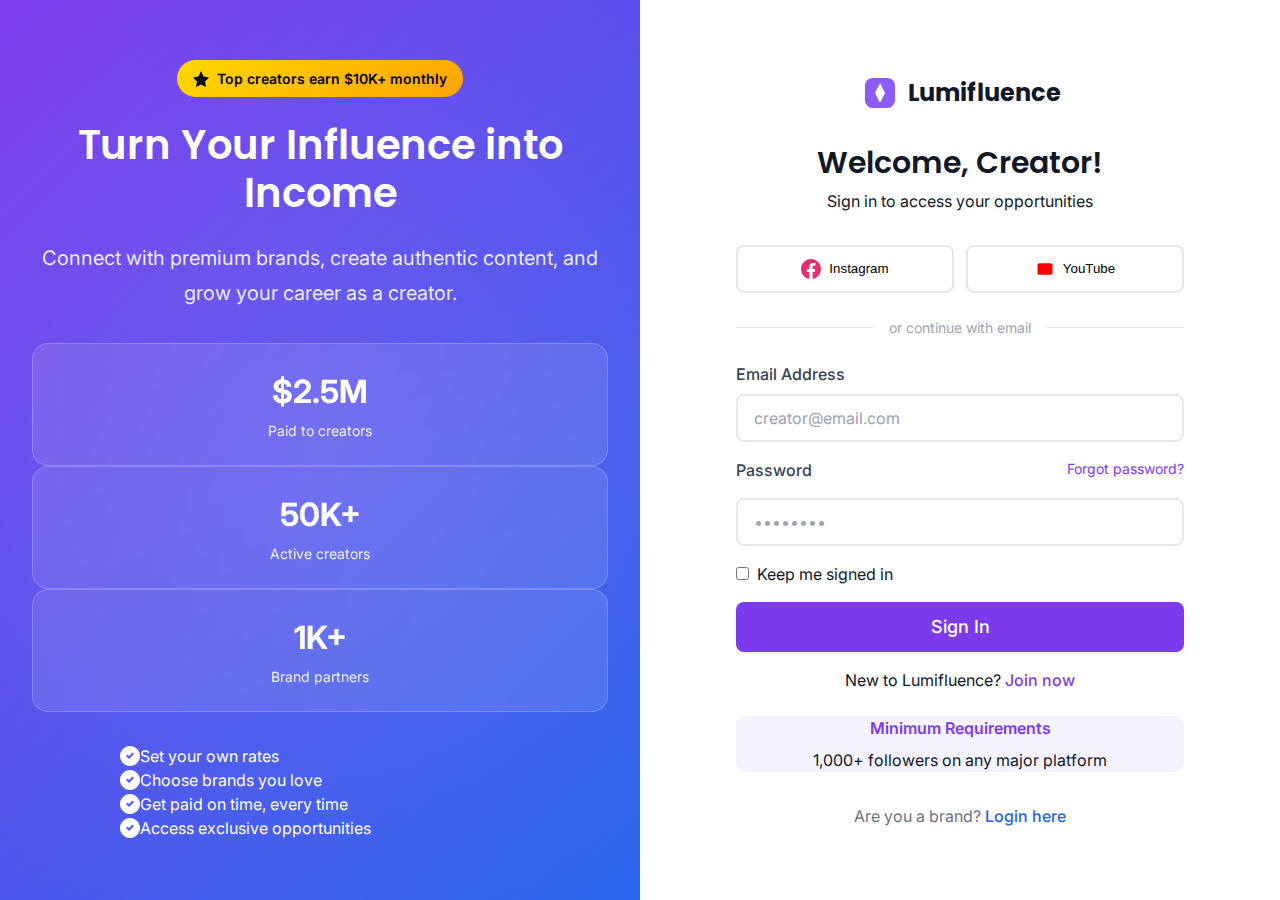
<file: creator-login.html>
<!DOCTYPE html>
<html lang="en">
<head>
    <meta charset="UTF-8">
    <meta name="viewport" content="width=device-width, initial-scale=1.0">
    <title>Creator Login - Lumifluence</title>
    
    <!-- Google Fonts -->
    <link rel="preconnect" href="https://fonts.googleapis.com">
    <link rel="preconnect" href="https://fonts.gstatic.com" crossorigin>
    <link href="https://fonts.googleapis.com/css2?family=Inter:wght@400;500;600;700&family=Poppins:wght@600;700&display=swap" rel="stylesheet">
    
    <!-- Styles -->
    <link rel="stylesheet" href="styles.css">
    
    <style>
        /* Creator-specific styles */
        .creator-hero {
            background: linear-gradient(135deg, var(--accent-600) 0%, var(--primary-600) 100%);
        }
        
        .creator-card {
            background: linear-gradient(135deg, rgba(255, 255, 255, 0.95) 0%, rgba(255, 255, 255, 0.9) 100%);
            backdrop-filter: blur(20px);
            border: 2px solid rgba(255, 255, 255, 0.3);
        }
        
        .earning-badge {
            background: linear-gradient(135deg, #FFD700 0%, #FFA500 100%);
            color: #000;
            padding: 0.5rem 1rem;
            border-radius: 2rem;
            font-weight: 600;
            font-size: 0.875rem;
            display: inline-flex;
            align-items: center;
            gap: 0.5rem;
        }
        
        .creator-stat {
            background: rgba(255, 255, 255, 0.1);
            backdrop-filter: blur(10px);
            border: 1px solid rgba(255, 255, 255, 0.2);
            border-radius: 1rem;
            padding: 1.5rem;
            text-align: center;
        }
    </style>
</head>
<body>
    <div class="login-split">
        <!-- Left Side - Hero Section for Creators -->
        <div class="login-hero-section creator-hero">
            <div class="max-w-xl text-center" style="position: relative; z-index: 1;">
                <div class="earning-badge mb-6">
                    <svg width="16" height="16" viewBox="0 0 16 16" fill="currentColor">
                        <path d="M8 0l2.5 5.5L16 6.5l-4 4L13 16l-5-2.5L3 16l1-5.5-4-4 5.5-1L8 0z"/>
                    </svg>
                    <span data-i18n="creatorLogin.hero.badge">Top creators earn $10K+ monthly</span>
                </div>
                
                <h2 class="heading-section mb-6" style="color: white;" data-i18n="creatorLogin.hero.title">
                    Turn Your Influence into Income
                </h2>
                <p class="text-lead mb-8" style="color: rgba(255, 255, 255, 0.9);" data-i18n="creatorLogin.hero.subtitle">
                    Connect with premium brands, create authentic content, and grow your career as a creator.
                </p>
                
                <!-- Creator Stats -->
                <div class="grid" style="grid-template-columns: repeat(3, 1fr); gap: 1rem; margin-bottom: 2rem;">
                    <div class="creator-stat">
                        <div style="font-size: 2rem; font-weight: 700; margin-bottom: 0.25rem;">$2.5M</div>
                        <div style="font-size: 0.875rem; opacity: 0.9;" data-i18n="creatorLogin.hero.stat1">Paid to creators</div>
                    </div>
                    <div class="creator-stat">
                        <div style="font-size: 2rem; font-weight: 700; margin-bottom: 0.25rem;">50K+</div>
                        <div style="font-size: 0.875rem; opacity: 0.9;" data-i18n="creatorLogin.hero.stat2">Active creators</div>
                    </div>
                    <div class="creator-stat">
                        <div style="font-size: 2rem; font-weight: 700; margin-bottom: 0.25rem;">1K+</div>
                        <div style="font-size: 0.875rem; opacity: 0.9;" data-i18n="creatorLogin.hero.stat3">Brand partners</div>
                    </div>
                </div>
                
                <!-- Creator Benefits -->
                <div class="text-left" style="max-width: 400px; margin: 2rem auto 0;">
                    <div class="flex items-center gap-3 mb-3">
                        <svg width="20" height="20" viewBox="0 0 20 20" fill="white">
                            <path d="M10 0C4.5 0 0 4.5 0 10s4.5 10 10 10 10-4.5 10-10S15.5 0 10 0zm4 8l-5 5-3-3 1.5-1.5L9 10l3.5-3.5L14 8z"/>
                        </svg>
                        <span data-i18n="creatorLogin.hero.benefit1">Set your own rates</span>
                    </div>
                    <div class="flex items-center gap-3 mb-3">
                        <svg width="20" height="20" viewBox="0 0 20 20" fill="white">
                            <path d="M10 0C4.5 0 0 4.5 0 10s4.5 10 10 10 10-4.5 10-10S15.5 0 10 0zm4 8l-5 5-3-3 1.5-1.5L9 10l3.5-3.5L14 8z"/>
                        </svg>
                        <span data-i18n="creatorLogin.hero.benefit2">Choose brands you love</span>
                    </div>
                    <div class="flex items-center gap-3 mb-3">
                        <svg width="20" height="20" viewBox="0 0 20 20" fill="white">
                            <path d="M10 0C4.5 0 0 4.5 0 10s4.5 10 10 10 10-4.5 10-10S15.5 0 10 0zm4 8l-5 5-3-3 1.5-1.5L9 10l3.5-3.5L14 8z"/>
                        </svg>
                        <span data-i18n="creatorLogin.hero.benefit3">Get paid on time, every time</span>
                    </div>
                    <div class="flex items-center gap-3">
                        <svg width="20" height="20" viewBox="0 0 20 20" fill="white">
                            <path d="M10 0C4.5 0 0 4.5 0 10s4.5 10 10 10 10-4.5 10-10S15.5 0 10 0zm4 8l-5 5-3-3 1.5-1.5L9 10l3.5-3.5L14 8z"/>
                        </svg>
                        <span data-i18n="creatorLogin.hero.benefit4">Access exclusive opportunities</span>
                    </div>
                </div>
            </div>
        </div>
        
        <!-- Right Side - Login Form -->
        <div class="login-form-section">
            <div class="w-full max-w-md">
                <!-- Logo -->
                <a href="/" class="navbar-brand mb-8" style="justify-content: center;">
                    <svg width="40" height="40" viewBox="0 0 32 32" fill="none">
                        <rect x="4" y="4" width="24" height="24" rx="6" fill="url(#gradient1)"/>
                        <path d="M16 8L20 16L16 24L12 16L16 8Z" fill="white"/>
                        <defs>
                            <linearGradient id="gradient1" x1="4" y1="4" x2="28" y2="28">
                                <stop stop-color="#8B5CF6"/>
                                <stop offset="1" stop-color="#3B82F6"/>
                            </linearGradient>
                        </defs>
                    </svg>
                    Lumifluence
                </a>
                
                <!-- Title -->
                <div class="text-center mb-8">
                    <h1 class="heading-subsection mb-2" data-i18n="creatorLogin.title">Welcome, Creator!</h1>
                    <p class="text-body" data-i18n="creatorLogin.subtitle">Sign in to access your opportunities</p>
                </div>
                
                <!-- Social Login -->
                <div class="social-login">
                    <button class="social-btn">
                        <svg width="20" height="20" viewBox="0 0 20 20" fill="none">
                            <path d="M10 0C4.477 0 0 4.477 0 10c0 4.991 3.657 9.128 8.438 9.879V12.89h-2.54V10h2.54V7.797c0-2.506 1.492-3.89 3.777-3.89 1.094 0 2.238.195 2.238.195v2.46h-1.26c-1.243 0-1.63.771-1.63 1.562V10h2.773l-.443 2.89h-2.33v6.989C16.343 19.129 20 14.99 20 10c0-5.523-4.477-10-10-10z" fill="#E1306C"/>
                        </svg>
                        <span data-i18n="creatorLogin.instagramLogin">Instagram</span>
                    </button>
                    <button class="social-btn">
                        <svg width="20" height="20" viewBox="0 0 20 20" fill="none">
                            <path d="M17.5 5.833c0-.917-.833-1.667-1.667-1.667H4.167c-.917 0-1.667.75-1.667 1.667v8.334c0 .916.75 1.666 1.667 1.666h11.666c.834 0 1.667-.75 1.667-1.666V5.833zm-5 4.584L7.083 7.5v5.833L12.5 10.417z" fill="#FF0000"/>
                        </svg>
                        <span data-i18n="creatorLogin.youtubeLogin">YouTube</span>
                    </button>
                </div>
                
                <div class="divider" data-i18n="creatorLogin.orContinue">or continue with email</div>
                
                <!-- Login Form -->
                <form>
                    <div class="form-group">
                        <label class="form-label" for="email" data-i18n="creatorLogin.emailLabel">Email Address</label>
                        <input 
                            type="email" 
                            id="email" 
                            class="form-input" 
                            placeholder="creator@email.com"
                            required
                        />
                    </div>
                    
                    <div class="form-group">
                        <div class="flex justify-between mb-2">
                            <label class="form-label" for="password" data-i18n="creatorLogin.passwordLabel">Password</label>
                            <a href="#" style="color: var(--accent-600); text-decoration: none; font-size: 0.875rem;" data-i18n="creatorLogin.forgotPassword">Forgot password?</a>
                        </div>
                        <input 
                            type="password" 
                            id="password" 
                            class="form-input" 
                            placeholder="••••••••"
                            required
                        />
                    </div>
                    
                    <div class="form-group">
                        <label class="flex items-center gap-2">
                            <input type="checkbox" style="width: auto;">
                            <span class="text-sm" data-i18n="creatorLogin.rememberMe">Keep me signed in</span>
                        </label>
                    </div>
                    
                    <button type="submit" class="btn btn-accent btn-lg w-full mb-4" data-i18n="creatorLogin.signIn">
                        Sign In
                    </button>
                    
                    <p class="text-center text-sm" style="color: var(--gray-600);">
                        <span data-i18n="creatorLogin.noAccount">New to Lumifluence?</span>
                        <a href="#" style="color: var(--accent-600); text-decoration: none; font-weight: 500;" data-i18n="creatorLogin.joinNow">Join now</a>
                    </p>
                </form>
                
                <!-- Apply to Join -->
                <div class="mt-6 p-4 text-center" style="background-color: var(--accent-100); border-radius: 0.5rem;">
                    <p class="text-sm mb-2" style="color: var(--accent-600); font-weight: 600;" data-i18n="creatorLogin.requirement.title">
                        Minimum Requirements
                    </p>
                    <p class="text-xs" style="color: var(--gray-600);" data-i18n="creatorLogin.requirement.desc">
                        1,000+ followers on any major platform
                    </p>
                </div>
                
                <!-- Brand Login Link -->
                <div class="mt-8 text-center">
                    <p class="text-sm" style="color: var(--gray-500);">
                        <span data-i18n="creatorLogin.areYouBrand">Are you a brand?</span>
                        <a href="brand-login.html" style="color: var(--primary-600); text-decoration: none; font-weight: 500;" data-i18n="creatorLogin.brandLogin">Login here</a>
                    </p>
                </div>
            </div>
        </div>
    </div>
    
    <script src="app.js"></script>
</body>
</html>
</file>
<file: styles.css>
/* ========================================
   Lumifluence MVP - Global Styles
   Based on UI Design System
   ======================================== */

/* Color System */
:root {
  /* Primary Colors - Trust & Professional */
  --primary-600: #2563EB;
  --primary-500: #3B82F6;
  --primary-400: #60A5FA;
  --primary-100: #EFF6FF;
  
  /* Accent Colors - Creative & Artistic */
  --accent-600: #7C3AED;
  --accent-500: #8B5CF6;
  --accent-400: #A78BFA;
  --accent-100: #F5F3FF;
  
  /* Neutral Colors */
  --gray-900: #111827;
  --gray-700: #374151;
  --gray-500: #6B7280;
  --gray-400: #9CA3AF;
  --gray-200: #E5E7EB;
  --gray-100: #F3F4F6;
  --gray-50: #F9FAFB;
  --white: #FFFFFF;
  --black: #000000;
  
  /* Semantic Colors */
  --success-500: #10B981;
  --success-100: #ECFDF5;
  --error-500: #EF4444;
  --error-100: #FEE2E2;
  
  /* Typography */
  --font-primary: 'Inter', -apple-system, BlinkMacSystemFont, 'Segoe UI', sans-serif;
  --font-display: 'Poppins', 'Inter', sans-serif;
  
  /* Spacing */
  --space-unit: 0.25rem;
  --space-1: 0.25rem;
  --space-2: 0.5rem;
  --space-3: 0.75rem;
  --space-4: 1rem;
  --space-5: 1.25rem;
  --space-6: 1.5rem;
  --space-8: 2rem;
  --space-10: 2.5rem;
  --space-12: 3rem;
  --space-16: 4rem;
  --space-20: 5rem;
  
  /* Animation */
  --duration-fast: 150ms;
  --duration-normal: 300ms;
  --ease-out: cubic-bezier(0, 0, 0.2, 1);
}

/* Reset & Base Styles */
* {
  margin: 0;
  padding: 0;
  box-sizing: border-box;
}

html {
  font-size: 16px;
  scroll-behavior: smooth;
}

body {
  font-family: var(--font-primary);
  color: var(--gray-900);
  background-color: var(--white);
  line-height: 1.5;
  -webkit-font-smoothing: antialiased;
}

/* Typography */
h1, h2, h3, h4, h5, h6 {
  font-family: var(--font-display);
  font-weight: 600;
  line-height: 1.2;
}

.heading-hero {
  font-size: 3.5rem;
  font-weight: 700;
  letter-spacing: -0.02em;
  line-height: 1.1;
}

.heading-section {
  font-size: 2.5rem;
  font-weight: 600;
  margin-bottom: var(--space-4);
}

.heading-subsection {
  font-size: 1.875rem;
  font-weight: 600;
  margin-bottom: var(--space-3);
}

.text-lead {
  font-size: 1.25rem;
  line-height: 1.75;
  color: var(--gray-700);
}

/* Container */
.container {
  max-width: 1280px;
  margin: 0 auto;
  padding: 0 var(--space-6);
}

/* Navigation */
.navbar {
  background-color: var(--white);
  border-bottom: 1px solid var(--gray-100);
  position: sticky;
  top: 0;
  z-index: 1000;
  backdrop-filter: blur(10px);
  background-color: rgba(255, 255, 255, 0.9);
}

.navbar-container {
  display: flex;
  align-items: center;
  justify-content: space-between;
  padding: var(--space-4) 0;
}

.navbar-brand {
  font-family: var(--font-display);
  font-size: 1.5rem;
  font-weight: 700;
  color: var(--gray-900);
  text-decoration: none;
  display: flex;
  align-items: center;
  gap: var(--space-2);
}

.navbar-menu {
  display: flex;
  align-items: center;
  gap: var(--space-8);
}

.navbar-nav {
  display: flex;
  list-style: none;
  gap: var(--space-6);
}

.nav-link {
  color: var(--gray-700);
  text-decoration: none;
  font-weight: 500;
  transition: color var(--duration-fast);
  padding: var(--space-2) 0;
  position: relative;
}

.nav-link:hover {
  color: var(--primary-600);
}

.nav-link::after {
  content: '';
  position: absolute;
  bottom: 0;
  left: 0;
  width: 0;
  height: 2px;
  background-color: var(--primary-600);
  transition: width var(--duration-normal);
}

.nav-link:hover::after {
  width: 100%;
}

/* Buttons */
.btn {
  display: inline-flex;
  align-items: center;
  justify-content: center;
  padding: var(--space-3) var(--space-6);
  font-family: var(--font-primary);
  font-size: 1rem;
  font-weight: 500;
  line-height: 1;
  border-radius: 0.5rem;
  cursor: pointer;
  transition: all var(--duration-normal);
  text-decoration: none;
  border: none;
  white-space: nowrap;
  position: relative;
  overflow: hidden;
}

.btn-primary {
  background-color: var(--primary-600);
  color: var(--white);
  box-shadow: 0 1px 3px rgba(0, 0, 0, 0.1);
}

.btn-primary:hover {
  background-color: var(--primary-500);
  box-shadow: 0 4px 6px rgba(0, 0, 0, 0.1);
  transform: translateY(-1px);
}

.btn-secondary {
  background-color: var(--white);
  color: var(--primary-600);
  border: 2px solid var(--primary-600);
}

.btn-secondary:hover {
  background-color: var(--primary-100);
  border-color: var(--primary-500);
}

.btn-accent {
  background-color: var(--accent-600);
  color: var(--white);
  box-shadow: 0 1px 3px rgba(0, 0, 0, 0.1);
}

.btn-accent:hover {
  background-color: var(--accent-500);
  box-shadow: 0 4px 6px rgba(0, 0, 0, 0.1);
  transform: translateY(-1px);
}

.btn-ghost {
  background-color: transparent;
  color: var(--gray-700);
  border: none;
}

.btn-ghost:hover {
  background-color: var(--gray-100);
  color: var(--gray-900);
}

.btn-lg {
  padding: var(--space-4) var(--space-8);
  font-size: 1.125rem;
}

.btn-icon {
  display: inline-flex;
  align-items: center;
  gap: var(--space-2);
}

/* Cards */
.card {
  background-color: var(--white);
  border: 1px solid var(--gray-200);
  border-radius: 1rem;
  padding: var(--space-6);
  box-shadow: 0 1px 3px rgba(0, 0, 0, 0.05);
  transition: all var(--duration-normal);
}

.card:hover {
  box-shadow: 0 10px 20px rgba(0, 0, 0, 0.08);
  transform: translateY(-2px);
}

.card-gradient {
  position: relative;
  overflow: hidden;
  background: linear-gradient(135deg, var(--white) 0%, var(--white) 100%);
  border: 2px solid transparent;
  background-clip: padding-box;
}

.card-gradient::before {
  content: "";
  position: absolute;
  top: 0;
  left: 0;
  right: 0;
  bottom: 0;
  border-radius: 1rem;
  padding: 2px;
  background: linear-gradient(135deg, var(--primary-500), var(--accent-500));
  -webkit-mask: linear-gradient(#fff 0 0) content-box, linear-gradient(#fff 0 0);
  mask: linear-gradient(#fff 0 0) content-box, linear-gradient(#fff 0 0);
  -webkit-mask-composite: xor;
  mask-composite: exclude;
  opacity: 0;
  transition: opacity var(--duration-normal);
}

.card-gradient:hover::before {
  opacity: 1;
}

/* Forms */
.form-group {
  margin-bottom: var(--space-4);
}

.form-label {
  display: block;
  font-weight: 500;
  color: var(--gray-700);
  margin-bottom: var(--space-2);
}

.form-input {
  width: 100%;
  padding: var(--space-3) var(--space-4);
  font-family: var(--font-primary);
  font-size: 1rem;
  color: var(--gray-900);
  background-color: var(--white);
  border: 2px solid var(--gray-200);
  border-radius: 0.5rem;
  outline: none;
  transition: all var(--duration-normal);
}

.form-input:focus {
  border-color: var(--primary-500);
  box-shadow: 0 0 0 3px rgba(37, 99, 235, 0.1);
}

.form-input::placeholder {
  color: var(--gray-400);
}

.form-error {
  border-color: var(--error-500);
}

.form-error-message {
  font-size: 0.875rem;
  color: var(--error-500);
  margin-top: var(--space-1);
}

/* Hero Section */
.hero {
  padding: var(--space-20) 0;
  background: linear-gradient(135deg, var(--primary-100) 0%, var(--accent-100) 100%);
  position: relative;
  overflow: hidden;
}

.hero::before {
  content: '';
  position: absolute;
  top: -50%;
  right: -10%;
  width: 60%;
  height: 200%;
  background: radial-gradient(circle, rgba(139, 92, 246, 0.1) 0%, transparent 70%);
  transform: rotate(45deg);
}

.hero-content {
  position: relative;
  z-index: 1;
}

/* Feature Grid */
.feature-grid {
  display: grid;
  grid-template-columns: repeat(auto-fit, minmax(300px, 1fr));
  gap: var(--space-8);
  margin-top: var(--space-12);
}

.feature-icon {
  width: 3rem;
  height: 3rem;
  background: linear-gradient(135deg, var(--primary-500), var(--accent-500));
  border-radius: 0.75rem;
  display: flex;
  align-items: center;
  justify-content: center;
  margin-bottom: var(--space-4);
  color: var(--white);
}

/* Badge */
.badge {
  display: inline-flex;
  align-items: center;
  padding: var(--space-1) var(--space-3);
  font-size: 0.875rem;
  font-weight: 500;
  border-radius: 9999px;
  background-color: var(--primary-100);
  color: var(--primary-600);
}

/* Gradient Text */
.gradient-text {
  background: linear-gradient(135deg, var(--primary-600) 0%, var(--accent-600) 100%);
  -webkit-background-clip: text;
  background-clip: text;
  -webkit-text-fill-color: transparent;
}

/* Language Selector */
.language-selector {
  position: relative;
}

.language-button {
  display: flex;
  align-items: center;
  gap: var(--space-2);
  padding: var(--space-2) var(--space-3);
  background-color: transparent;
  border: 1px solid var(--gray-200);
  border-radius: 0.5rem;
  cursor: pointer;
  font-size: 0.875rem;
  color: var(--gray-700);
  transition: all var(--duration-fast);
}

.language-button:hover {
  border-color: var(--primary-500);
  color: var(--primary-600);
}

.language-dropdown {
  position: absolute;
  top: 100%;
  right: 0;
  margin-top: var(--space-2);
  background-color: var(--white);
  border: 1px solid var(--gray-200);
  border-radius: 0.5rem;
  box-shadow: 0 10px 20px rgba(0, 0, 0, 0.1);
  display: none;
  min-width: 150px;
}

.language-dropdown.active {
  display: block;
}

.language-option {
  padding: var(--space-2) var(--space-4);
  cursor: pointer;
  transition: background-color var(--duration-fast);
}

.language-option:hover {
  background-color: var(--gray-50);
}

/* Logo Grid */
.logo-grid {
  display: flex;
  flex-wrap: wrap;
  align-items: center;
  justify-content: center;
  gap: var(--space-8);
  margin-top: var(--space-8);
  opacity: 0.7;
  filter: grayscale(100%);
  transition: all var(--duration-normal);
}

.logo-grid:hover {
  opacity: 1;
  filter: grayscale(0%);
}

/* Stats */
.stats-container {
  display: grid;
  grid-template-columns: repeat(auto-fit, minmax(200px, 1fr));
  gap: var(--space-6);
  text-align: center;
}

.stat-number {
  font-size: 3rem;
  font-weight: 700;
  color: var(--primary-600);
  line-height: 1;
  margin-bottom: var(--space-2);
}

.stat-label {
  font-size: 1.125rem;
  color: var(--gray-600);
}

/* Login Specific Styles */
.login-container {
  min-height: 100vh;
  display: flex;
  align-items: center;
  justify-content: center;
  background: linear-gradient(135deg, var(--gray-50) 0%, var(--gray-100) 100%);
}

.login-split {
  display: grid;
  grid-template-columns: 1fr 1fr;
  min-height: 100vh;
}

.login-form-section {
  display: flex;
  align-items: center;
  justify-content: center;
  padding: var(--space-8);
  background-color: var(--white);
}

.login-hero-section {
  background: linear-gradient(135deg, var(--primary-600) 0%, var(--accent-600) 100%);
  display: flex;
  align-items: center;
  justify-content: center;
  padding: var(--space-8);
  color: var(--white);
  position: relative;
  overflow: hidden;
}

.login-hero-section::before {
  content: '';
  position: absolute;
  top: -50%;
  right: -50%;
  width: 200%;
  height: 200%;
  background: radial-gradient(circle, rgba(255, 255, 255, 0.1) 0%, transparent 60%);
  transform: rotate(45deg);
}

.login-card {
  background-color: var(--white);
  border-radius: 1rem;
  padding: var(--space-10);
  box-shadow: 0 20px 40px rgba(0, 0, 0, 0.1);
  width: 100%;
  max-width: 480px;
}

.divider {
  display: flex;
  align-items: center;
  text-align: center;
  margin: var(--space-6) 0;
  color: var(--gray-400);
  font-size: 0.875rem;
}

.divider::before,
.divider::after {
  content: '';
  flex: 1;
  height: 1px;
  background-color: var(--gray-200);
}

.divider::before {
  margin-right: var(--space-4);
}

.divider::after {
  margin-left: var(--space-4);
}

.social-login {
  display: flex;
  gap: var(--space-3);
  margin-bottom: var(--space-6);
}

.social-btn {
  flex: 1;
  display: flex;
  align-items: center;
  justify-content: center;
  gap: var(--space-2);
  padding: var(--space-3);
  background-color: var(--white);
  border: 2px solid var(--gray-200);
  border-radius: 0.5rem;
  cursor: pointer;
  transition: all var(--duration-fast);
}

.social-btn:hover {
  border-color: var(--gray-300);
  background-color: var(--gray-50);
}

/* Responsive */
@media (max-width: 768px) {
  .heading-hero {
    font-size: 2.5rem;
  }
  
  .heading-section {
    font-size: 2rem;
  }
  
  .navbar-nav {
    display: none;
  }
  
  .login-split {
    grid-template-columns: 1fr;
  }
  
  .login-hero-section {
    display: none;
  }
  
  .hero {
    padding: var(--space-12) 0;
  }
}

/* Utilities */
.text-center {
  text-align: center;
}

.text-left {
  text-align: left;
}

.text-right {
  text-align: right;
}

.mt-2 { margin-top: var(--space-2); }
.mt-4 { margin-top: var(--space-4); }
.mt-6 { margin-top: var(--space-6); }
.mt-8 { margin-top: var(--space-8); }
.mt-12 { margin-top: var(--space-12); }

.mb-2 { margin-bottom: var(--space-2); }
.mb-4 { margin-bottom: var(--space-4); }
.mb-6 { margin-bottom: var(--space-6); }
.mb-8 { margin-bottom: var(--space-8); }
.mb-12 { margin-bottom: var(--space-12); }

.flex { display: flex; }
.flex-col { flex-direction: column; }
.items-center { align-items: center; }
.justify-center { justify-content: center; }
.justify-between { justify-content: space-between; }
.gap-2 { gap: var(--space-2); }
.gap-4 { gap: var(--space-4); }
.gap-6 { gap: var(--space-6); }

.w-full { width: 100%; }
.max-w-md { max-width: 28rem; }
.max-w-lg { max-width: 32rem; }
.max-w-xl { max-width: 36rem; }
.max-w-2xl { max-width: 42rem; }

.opacity-75 { opacity: 0.75; }
.opacity-50 { opacity: 0.5; }

/* Loading Animation */
@keyframes pulse {
  0%, 100% { opacity: 1; }
  50% { opacity: 0.5; }
}

.animate-pulse {
  animation: pulse 2s cubic-bezier(0.4, 0, 0.6, 1) infinite;
}
</file>
